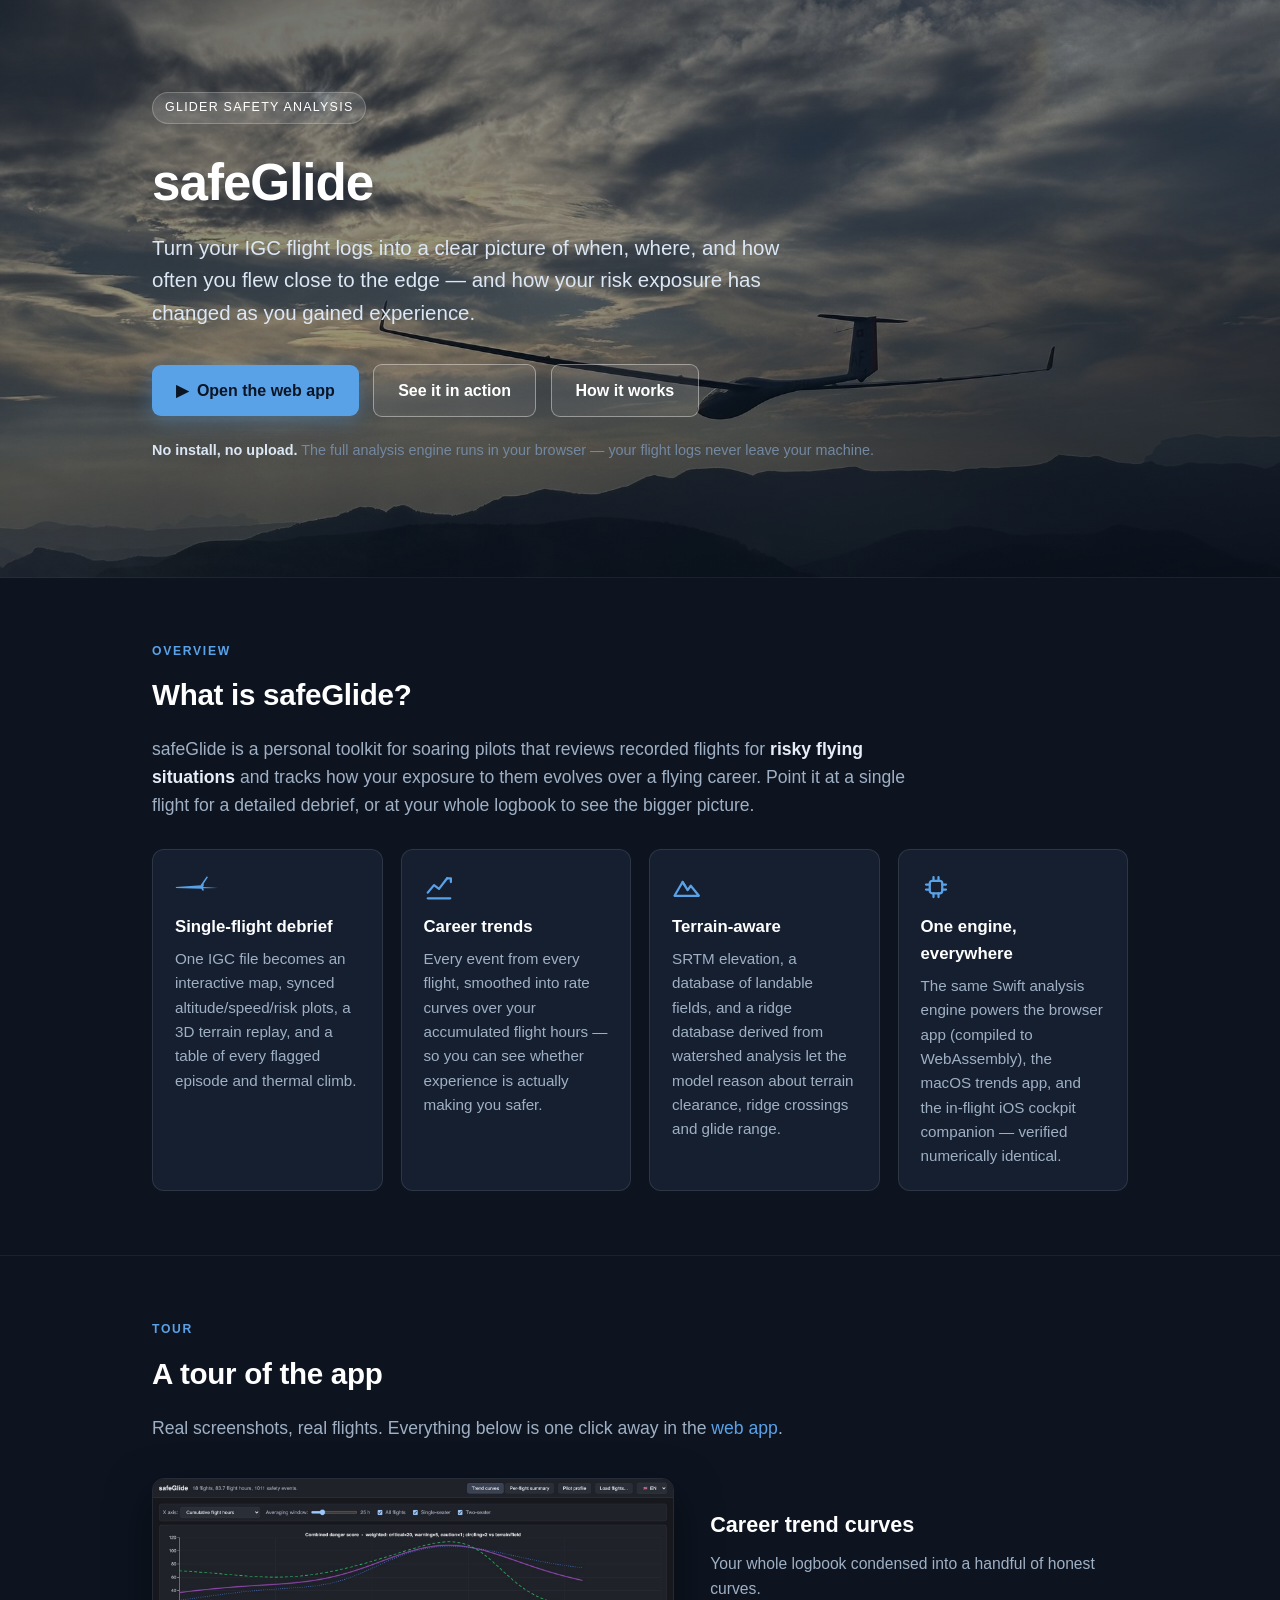
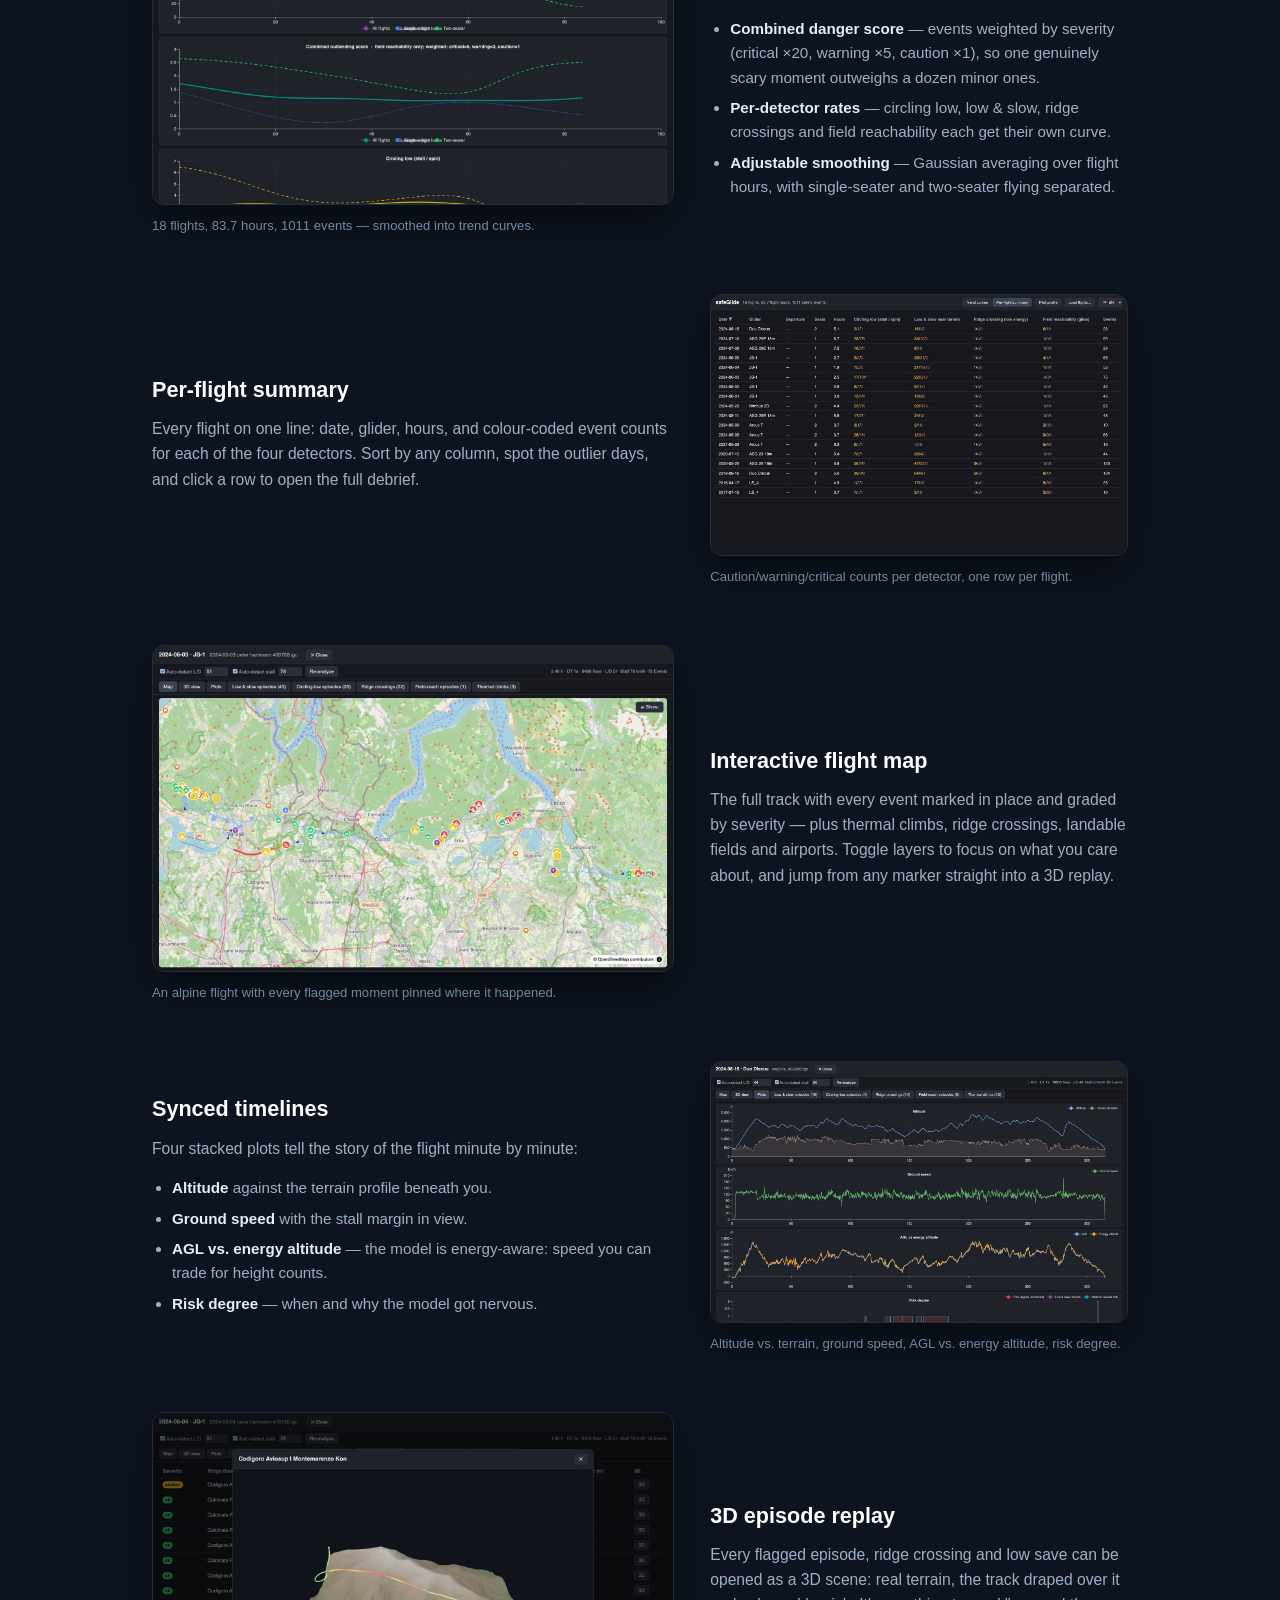
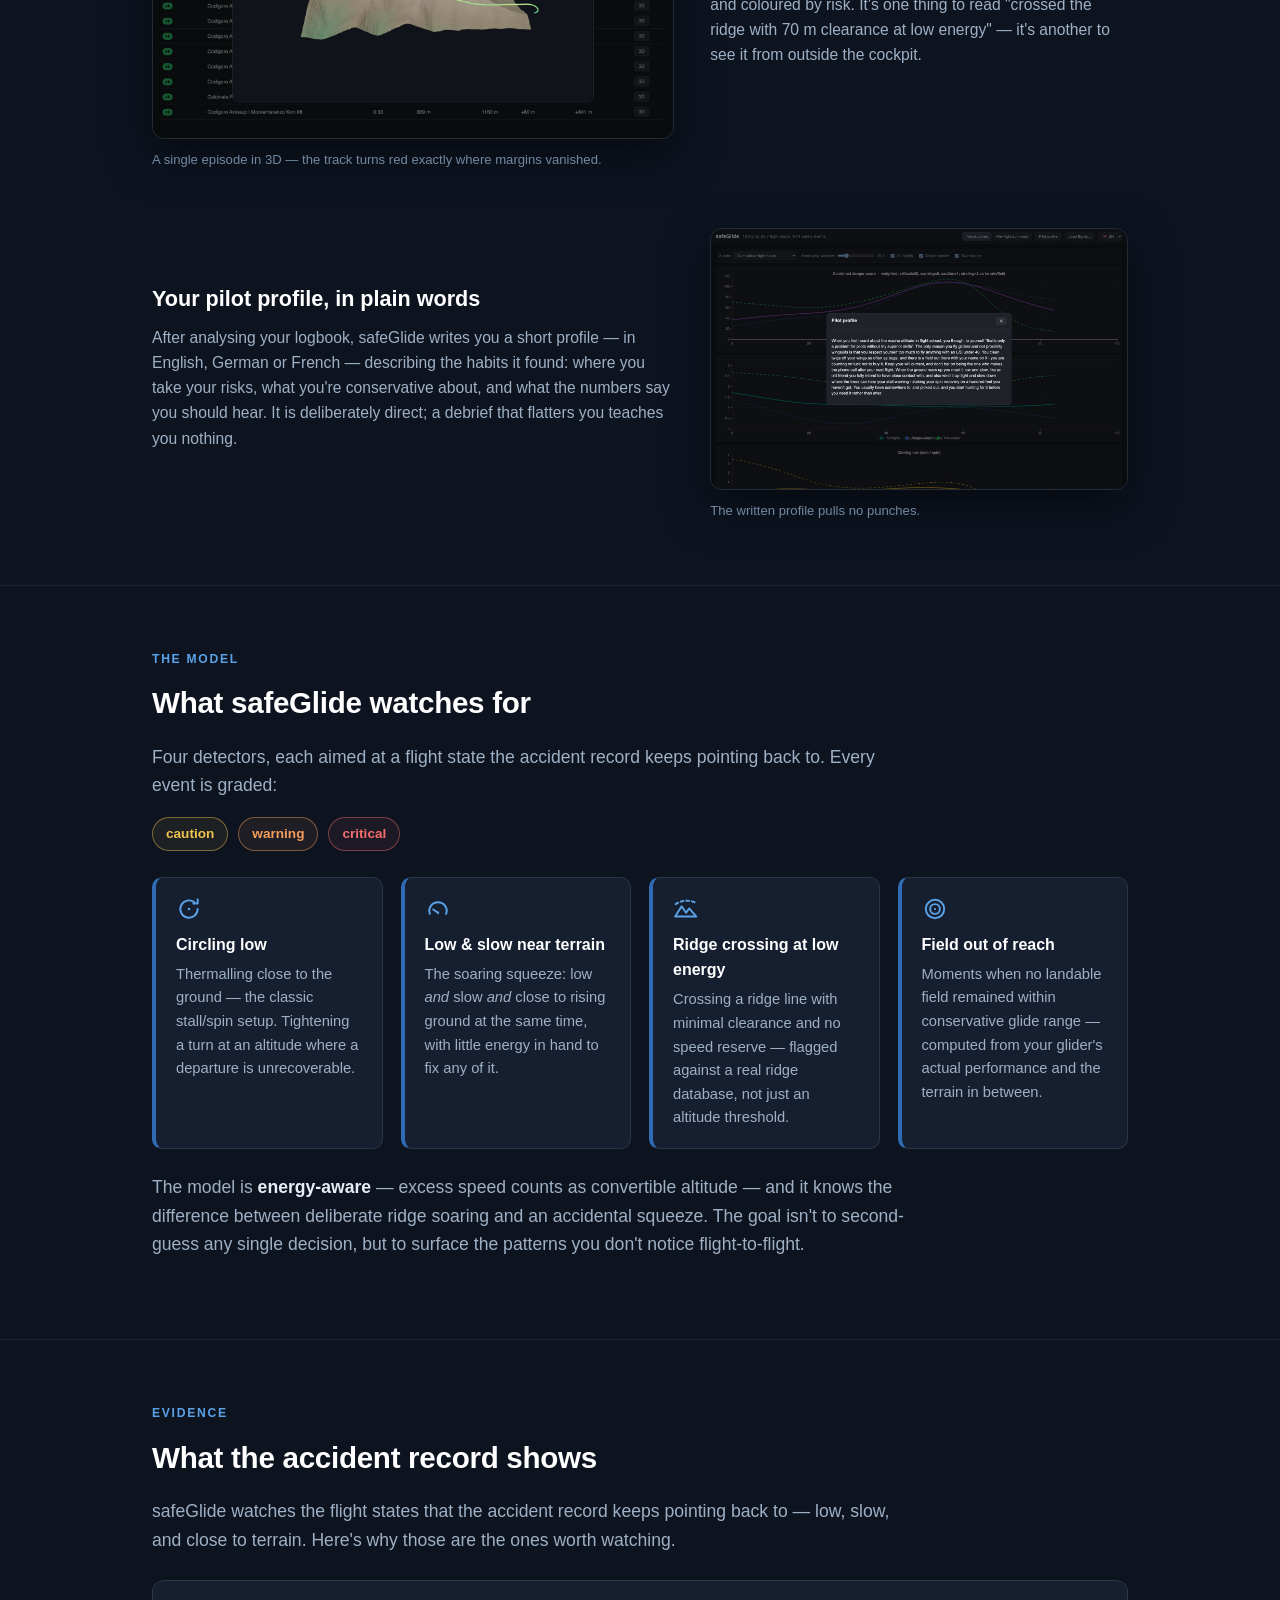
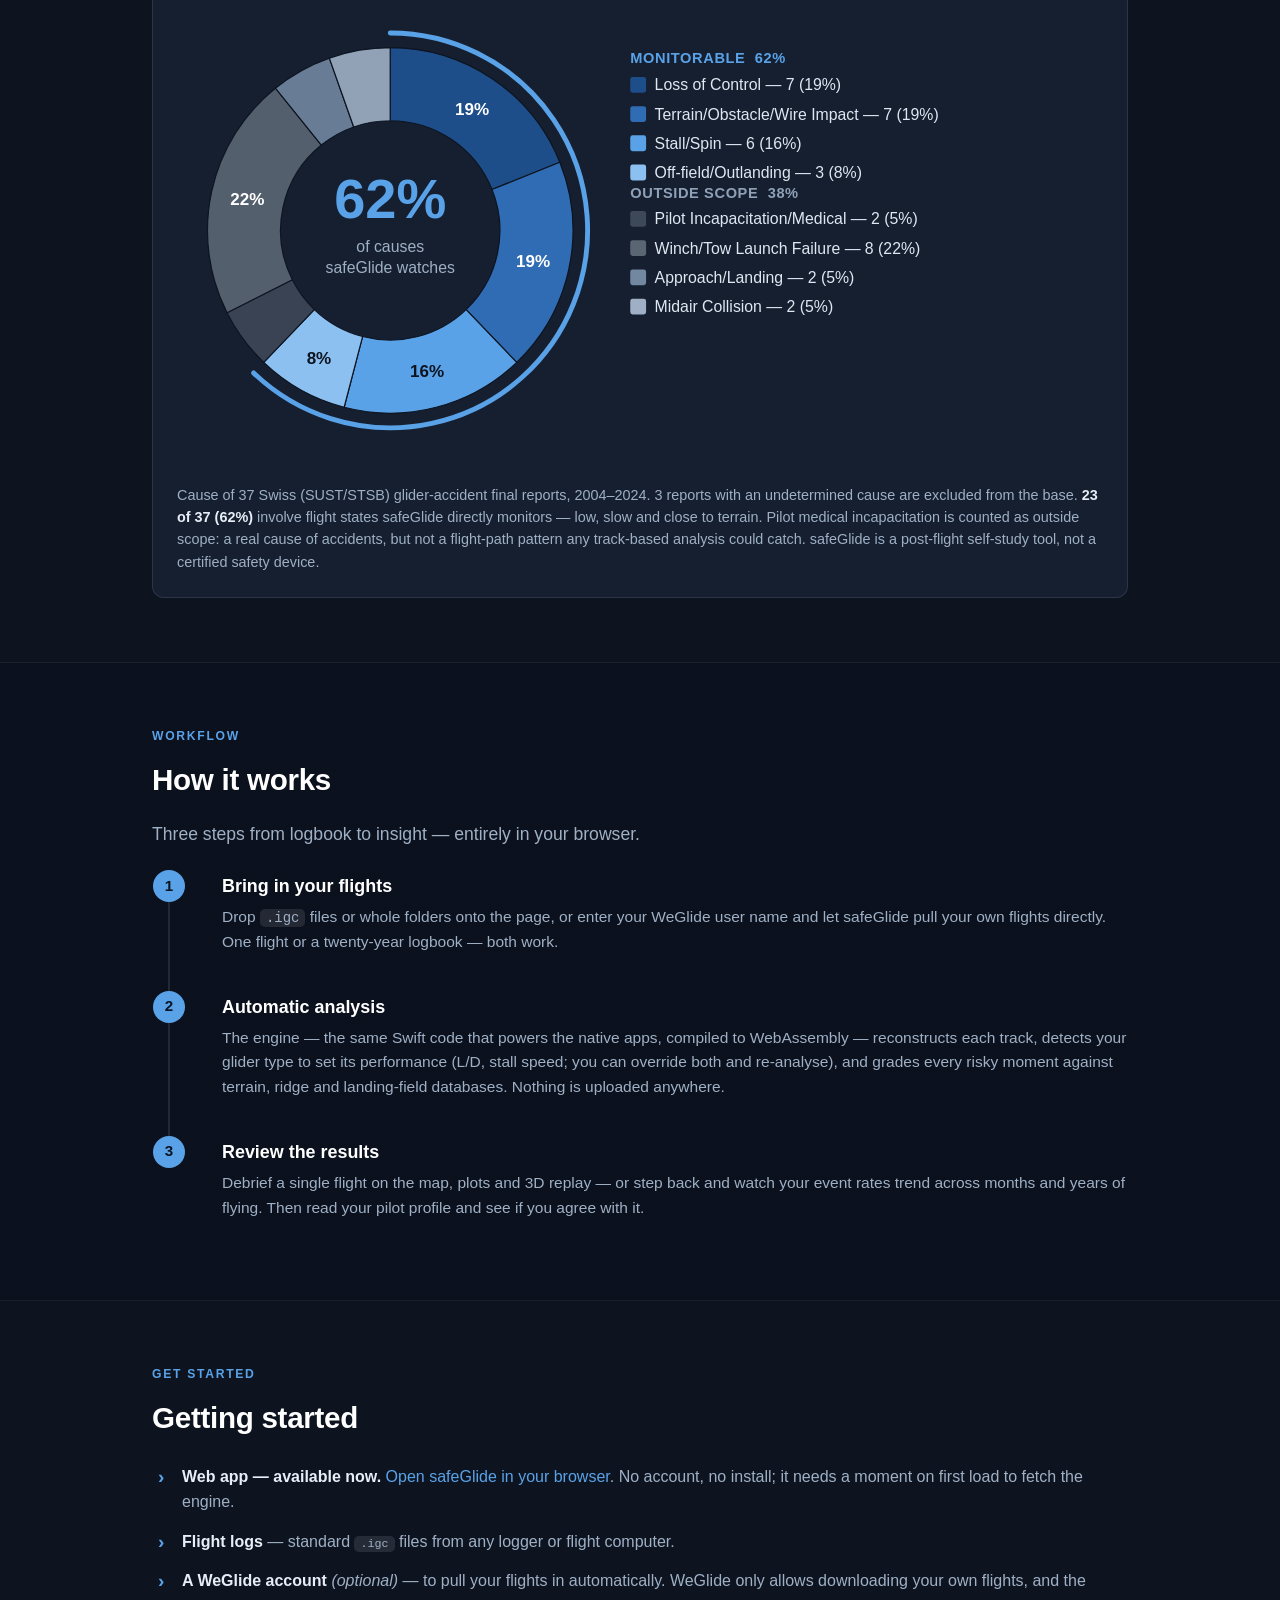
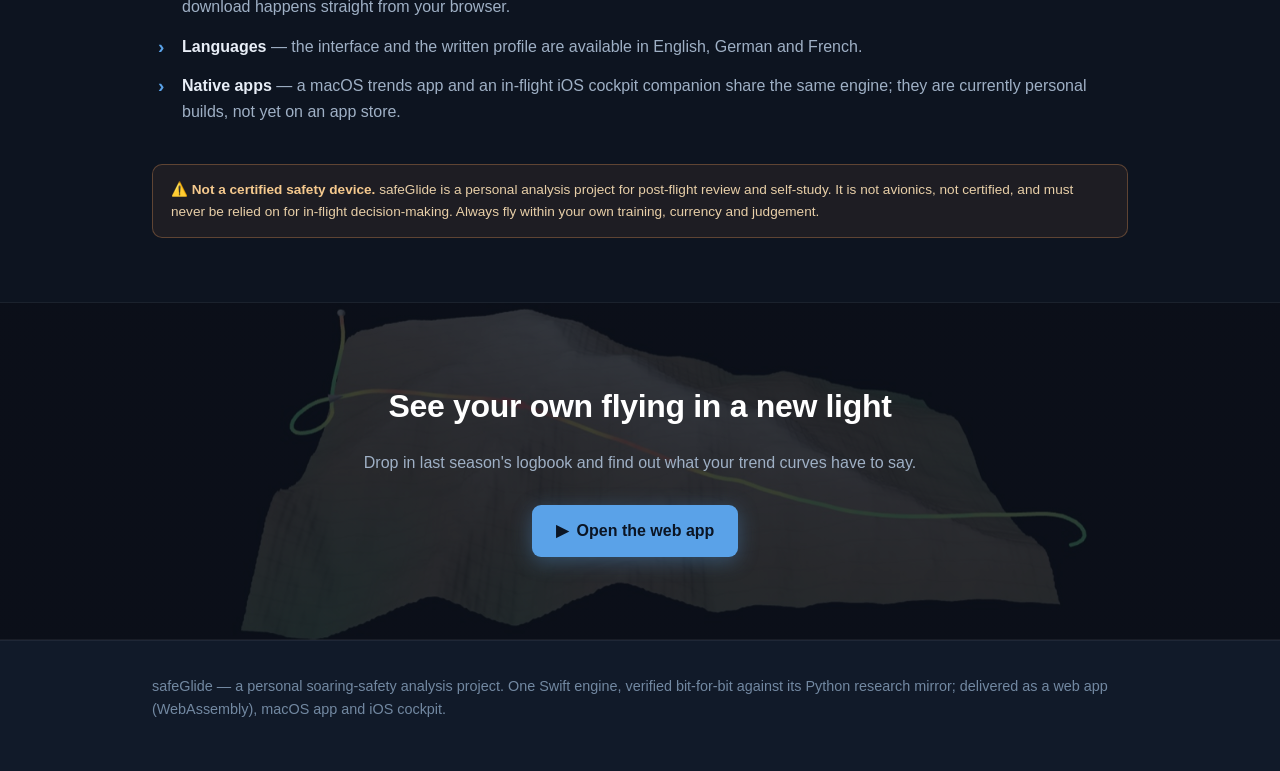
<file: index.html>
<!DOCTYPE html>
<html lang="en">
<head>
<meta charset="utf-8">
<meta name="viewport" content="width=device-width, initial-scale=1">
<title>safeGlide — glider flight-safety analysis</title>
<meta name="description" content="safeGlide analyses your IGC glider flight logs for risky flying situations — low & slow near terrain, circling low, ridge crossings at low energy, out-of-reach landing fields — and tracks how your risk exposure evolves over your flying career.">
<style>
  :root{
    --bg:#0d1420; --panel:#151f30; --panel-2:#111a29;
    --line:rgba(255,255,255,.10); --line-soft:rgba(255,255,255,.06);
    --ink:#e8eef7; --muted:#9fb0c5; --faint:#7288a1;
    --accent:#5aa2e8; --accent-dk:#2f6cb3;
    --caution:#f0c34e; --warn:#f59e5b; --crit:#f26d6d;
  }
  *{box-sizing:border-box}
  html{scroll-behavior:smooth}
  body{margin:0;font-family:-apple-system,BlinkMacSystemFont,"Segoe UI",Roboto,Helvetica,Arial,sans-serif;
    color:var(--ink);line-height:1.6;background:var(--bg);-webkit-font-smoothing:antialiased}
  a{color:var(--accent);text-decoration:none}
  a:hover{text-decoration:underline}
  .wrap{max-width:1020px;margin:0 auto;padding:0 22px}

  /* ---- shared section chrome ---- */
  section{padding:64px 0;border-bottom:1px solid var(--line-soft);scroll-margin-top:20px}
  .kick{display:block;font-size:.76rem;letter-spacing:.14em;text-transform:uppercase;
    color:var(--accent);font-weight:700;margin-bottom:10px}
  h2{font-size:1.85rem;margin:0 0 .55em;letter-spacing:-.01em;color:#fff}
  h3{font-size:1.12rem;margin:0 0 .35em;color:#fff}
  p{margin:0 0 1em}
  .lead{font-size:1.1rem;color:var(--muted);max-width:760px}
  .lead strong{color:var(--ink)}

  /* icons */
  .ic{width:30px;height:30px;color:var(--accent);display:block;margin-bottom:12px}
  .ic.wide{width:44px}

  /* buttons */
  .cta a{display:inline-block;font-weight:650;padding:13px 24px;border-radius:9px;margin:4px 10px 4px 0}
  .cta a.primary{background:var(--accent);color:#0b1524;box-shadow:0 4px 20px rgba(90,162,232,.35)}
  .cta a.ghost{background:rgba(255,255,255,.07);color:#fff;border:1.5px solid rgba(255,255,255,.4)}
  .cta a:hover{text-decoration:none;transform:translateY(-1px)}

  /* ---- hero ---- */
  header.hero{
    background:
      linear-gradient(165deg, rgba(9,14,24,.62) 0%, rgba(11,18,32,.42) 45%, rgba(9,14,24,.82) 100%),
      url('shots/hero-photo.jpg') center 38% / cover no-repeat,
      var(--bg);
    color:#fff;padding:92px 0 100px;position:relative;overflow:hidden;
    border-bottom:1px solid var(--line-soft)}
  header.hero .wrap{position:relative;z-index:1}
  .badge{display:inline-block;font-size:.78rem;letter-spacing:.1em;text-transform:uppercase;
    background:rgba(255,255,255,.12);border:1px solid rgba(255,255,255,.22);
    padding:5px 12px;border-radius:999px;margin-bottom:18px}
  h1{font-size:3.2rem;margin:0 0 .15em;font-weight:800;letter-spacing:-.02em}
  .tag{font-size:1.28rem;max-width:640px;color:#dbe7f5;margin:0 0 30px}
  .hero-note{margin-top:18px;font-size:.9rem;color:var(--faint)}
  .hero-note strong{color:#dbe7f5}

  /* ---- cards ---- */
  .grid{display:grid;grid-template-columns:repeat(auto-fit,minmax(230px,1fr));gap:18px;margin-top:30px}
  .card{background:var(--panel);border:1px solid var(--line);border-radius:12px;padding:22px}
  .card h3{font-size:1.05rem}
  .card p{font-size:.95rem;color:var(--muted);margin:0}

  /* ---- screenshot feature rows ---- */
  .feature{display:grid;grid-template-columns:1.25fr 1fr;gap:36px;align-items:center;margin:58px 0 0}
  .feature:first-of-type{margin-top:36px}
  .feature.flip .shot{order:2}
  .feature.flip .blurb{order:1}
  .shot{margin:0}
  .shot img{width:100%;height:auto;display:block;border-radius:12px;
    border:1px solid var(--line);box-shadow:0 16px 44px rgba(0,0,0,.5)}
  .shot figcaption{font-size:.82rem;color:var(--faint);margin-top:10px}
  .blurb h3{font-size:1.35rem;margin-bottom:.4em}
  .blurb p{color:var(--muted);font-size:.98rem}
  .blurb ul{padding-left:20px;color:var(--muted);font-size:.95rem;margin:0}
  .blurb li{margin-bottom:6px}
  .blurb li strong{color:var(--ink)}
  @media(max-width:760px){
    .feature,.feature.flip{grid-template-columns:1fr}
    .feature.flip .shot{order:1}
    .feature.flip .blurb{order:2}
  }

  /* severity pills */
  .pills{display:flex;flex-wrap:wrap;gap:10px;margin:18px 0 6px}
  .pill{font-size:.85rem;font-weight:600;padding:5px 13px;border-radius:999px;border:1px solid}
  .pill.c{color:var(--caution);border-color:rgba(240,195,78,.45);background:rgba(240,195,78,.08)}
  .pill.w{color:var(--warn);border-color:rgba(245,158,91,.45);background:rgba(245,158,91,.08)}
  .pill.x{color:var(--crit);border-color:rgba(242,109,109,.45);background:rgba(242,109,109,.08)}

  /* detector cards */
  .detectors{display:grid;grid-template-columns:repeat(auto-fit,minmax(230px,1fr));gap:18px;margin-top:26px}
  .det{border:1px solid var(--line);border-left:4px solid var(--accent-dk);border-radius:10px;
    padding:18px 20px;background:var(--panel)}
  .det .ic{width:26px;height:26px;margin-bottom:10px}
  .det h3{font-size:1rem}
  .det p{font-size:.92rem;color:var(--muted);margin:0}

  /* evidence figure */
  figure.evidence{margin:26px 0 0;background:var(--panel);border:1px solid var(--line);
    border-radius:12px;padding:24px}
  figure.evidence svg{width:100%;height:auto;display:block}
  figure.evidence figcaption{margin:16px 0 0;font-size:.9rem;line-height:1.55;color:var(--muted)}
  figure.evidence figcaption strong{color:var(--ink)}

  /* photo band (how it works) */
  .band{
    background:
      linear-gradient(rgba(10,16,28,.86), rgba(10,16,28,.86)),
      url('shots/map-bg.jpg') center / cover no-repeat fixed,
      var(--bg)}
  @media(max-width:900px){.band{background-attachment:scroll}}

  /* steps */
  ol.steps{counter-reset:s;list-style:none;padding:0;margin:24px 0 0}
  ol.steps li{position:relative;padding:0 0 22px 52px;border-left:2px solid var(--line);margin-left:16px}
  ol.steps li:last-child{border-left-color:transparent;padding-bottom:0}
  ol.steps li::before{counter-increment:s;content:counter(s);position:absolute;left:-17px;top:-2px;
    width:32px;height:32px;border-radius:50%;background:var(--accent);color:#0b1524;font-weight:700;
    display:flex;align-items:center;justify-content:center;font-size:.95rem}
  ol.steps h3{margin-bottom:.25em}
  ol.steps p{color:var(--muted);font-size:.97rem}
  code{background:rgba(255,255,255,.10);padding:1px 6px;border-radius:5px;font-size:.9em}

  ul.feat{list-style:none;padding:0;margin:22px 0 0}
  ul.feat li{position:relative;padding:0 0 14px 30px;color:var(--muted)}
  ul.feat li strong{color:var(--ink)}
  ul.feat li::before{content:"›";position:absolute;left:6px;top:-2px;color:var(--accent);font-weight:800;font-size:1.2rem}

  .disclaimer{font-size:.85rem;color:#e8cfa8;background:rgba(245,158,91,.07);
    border:1px solid rgba(245,158,91,.3);border-radius:10px;padding:14px 18px;margin-top:26px}
  .disclaimer strong{color:#f5c98e}

  /* closing CTA band */
  .cta-band{
    background:
      linear-gradient(rgba(9,14,24,.78), rgba(9,14,24,.78)),
      url('shots/hero-ridge.jpg') center 55% / cover no-repeat,
      var(--bg);
    text-align:center;padding:78px 0}
  .cta-band h2{font-size:2rem}
  .cta-band p{color:var(--muted);max-width:560px;margin:0 auto 26px}

  footer{padding:34px 0 50px;font-size:.9rem;background:var(--panel-2);border-top:1px solid var(--line-soft)}
  footer p{color:var(--faint);margin:0}
  @media(max-width:560px){h1{font-size:2.3rem}.tag{font-size:1.1rem}}
</style>
</head>
<body>

<!-- shared icon set (stroke icons + glider silhouette) -->
<svg width="0" height="0" style="position:absolute" aria-hidden="true">
  <defs>
    <symbol id="i-glider" viewBox="0 0 100 60">
      <path fill="currentColor" d="M2 30 L60 26 L62 24 L66 24 L64 30 L98 32 L64 33 L66 38 L62 38 L60 34 L2 32 Z"/>
      <path fill="currentColor" d="M58 26 L72 6 L75 7 L62 27 Z"/>
    </symbol>
    <symbol id="i-trend" viewBox="0 0 24 24">
      <g fill="none" stroke="currentColor" stroke-width="1.8" stroke-linecap="round" stroke-linejoin="round">
        <path d="M3 21h18"/><path d="M3 16.5l5-6 4 3 6.5-8.5"/><path d="M18.5 5h3v3"/>
      </g>
    </symbol>
    <symbol id="i-terrain" viewBox="0 0 24 24">
      <g fill="none" stroke="currentColor" stroke-width="1.8" stroke-linecap="round" stroke-linejoin="round">
        <path d="M2 19l6.5-11 4 6.5 2.5-3.5L21.5 19Z"/><path d="M8.5 8l2 3.2"/>
      </g>
    </symbol>
    <symbol id="i-engine" viewBox="0 0 24 24">
      <g fill="none" stroke="currentColor" stroke-width="1.8" stroke-linecap="round" stroke-linejoin="round">
        <rect x="7" y="7" width="10" height="10" rx="2"/>
        <path d="M10 7V4M14 7V4M10 20v-3M14 20v-3M7 10H4M7 14H4M20 10h-3M20 14h-3"/>
      </g>
    </symbol>
    <symbol id="i-circle" viewBox="0 0 24 24">
      <g fill="none" stroke="currentColor" stroke-width="1.8" stroke-linecap="round" stroke-linejoin="round">
        <path d="M20 12a8 8 0 1 1-3-6.2"/><path d="M20 3v4h-4"/><circle cx="12" cy="12" r="1.2" fill="currentColor" stroke="none"/>
      </g>
    </symbol>
    <symbol id="i-gauge" viewBox="0 0 24 24">
      <g fill="none" stroke="currentColor" stroke-width="1.8" stroke-linecap="round" stroke-linejoin="round">
        <path d="M4.5 16.5a8 8 0 1 1 15 0"/><path d="M12 15.5 7.6 12.4"/><circle cx="12" cy="15.5" r="1.1" fill="currentColor" stroke="none"/>
      </g>
    </symbol>
    <symbol id="i-ridge" viewBox="0 0 24 24">
      <g fill="none" stroke="currentColor" stroke-width="1.8" stroke-linecap="round" stroke-linejoin="round">
        <path d="M2 19l6-9.5 4 6 3-4L21.5 19Z"/><path d="M2.5 7.5C8 3.5 16 3.5 21.5 6.5" stroke-dasharray="2.6 2.6"/>
      </g>
    </symbol>
    <symbol id="i-field" viewBox="0 0 24 24">
      <g fill="none" stroke="currentColor" stroke-width="1.8" stroke-linecap="round" stroke-linejoin="round">
        <circle cx="12" cy="12" r="8.5"/><circle cx="12" cy="12" r="4.5"/><circle cx="12" cy="12" r="1" fill="currentColor" stroke="none"/>
      </g>
    </symbol>
  </defs>
</svg>

<header class="hero">
  <div class="wrap">
    <span class="badge">Glider Safety Analysis</span>
    <h1>safeGlide</h1>
    <p class="tag">Turn your IGC flight logs into a clear picture of when, where, and how often you flew close to the edge — and how your risk exposure has changed as you gained experience.</p>
    <div class="cta">
      <a class="primary" href="https://spinlesssoaron.github.io/safeglide-site/app/">▶&nbsp; Open the web app</a>
      <a class="ghost" href="#tour">See it in action</a>
      <a class="ghost" href="#manual">How it works</a>
    </div>
    <p class="hero-note"><strong>No install, no upload.</strong> The full analysis engine runs in your browser — your flight logs never leave your machine.</p>
  </div>
</header>

<section id="what">
  <div class="wrap">
    <span class="kick">Overview</span>
    <h2>What is safeGlide?</h2>
    <p class="lead">safeGlide is a personal toolkit for soaring pilots that reviews recorded flights for <strong>risky flying situations</strong> and tracks how your exposure to them evolves over a flying career. Point it at a single flight for a detailed debrief, or at your whole logbook to see the bigger picture.</p>

    <div class="grid">
      <div class="card">
        <svg class="ic wide" viewBox="0 0 100 60" aria-hidden="true"><use href="#i-glider"/></svg>
        <h3>Single-flight debrief</h3>
        <p>One IGC file becomes an interactive map, synced altitude/speed/risk plots, a 3D terrain replay, and a table of every flagged episode and thermal climb.</p>
      </div>
      <div class="card">
        <svg class="ic" viewBox="0 0 24 24" aria-hidden="true"><use href="#i-trend"/></svg>
        <h3>Career trends</h3>
        <p>Every event from every flight, smoothed into rate curves over your accumulated flight hours — so you can see whether experience is actually making you safer.</p>
      </div>
      <div class="card">
        <svg class="ic" viewBox="0 0 24 24" aria-hidden="true"><use href="#i-terrain"/></svg>
        <h3>Terrain-aware</h3>
        <p>SRTM elevation, a database of landable fields, and a ridge database derived from watershed analysis let the model reason about terrain clearance, ridge crossings and glide range.</p>
      </div>
      <div class="card">
        <svg class="ic" viewBox="0 0 24 24" aria-hidden="true"><use href="#i-engine"/></svg>
        <h3>One engine, everywhere</h3>
        <p>The same Swift analysis engine powers the browser app (compiled to WebAssembly), the macOS trends app, and the in-flight iOS cockpit companion — verified numerically identical.</p>
      </div>
    </div>
  </div>
</section>

<section id="tour">
  <div class="wrap">
    <span class="kick">Tour</span>
    <h2>A tour of the app</h2>
    <p class="lead">Real screenshots, real flights. Everything below is one click away in the <a href="https://spinlesssoaron.github.io/safeglide-site/app/">web app</a>.</p>

    <div class="feature">
      <figure class="shot">
        <img src="shots/trends.jpg" alt="Career trend curves: combined danger score and outlanding score over cumulative flight hours" loading="lazy">
        <figcaption>18 flights, 83.7 hours, 1011 events — smoothed into trend curves.</figcaption>
      </figure>
      <div class="blurb">
        <h3>Career trend curves</h3>
        <p>Your whole logbook condensed into a handful of honest curves.</p>
        <ul>
          <li><strong>Combined danger score</strong> — events weighted by severity (critical ×20, warning ×5, caution ×1), so one genuinely scary moment outweighs a dozen minor ones.</li>
          <li><strong>Per-detector rates</strong> — circling low, low &amp; slow, ridge crossings and field reachability each get their own curve.</li>
          <li><strong>Adjustable smoothing</strong> — Gaussian averaging over flight hours, with single-seater and two-seater flying separated.</li>
        </ul>
      </div>
    </div>

    <div class="feature flip">
      <figure class="shot">
        <img src="shots/table.jpg" alt="Per-flight summary table with caution/warning/critical event counts per detector" loading="lazy">
        <figcaption>Caution/warning/critical counts per detector, one row per flight.</figcaption>
      </figure>
      <div class="blurb">
        <h3>Per-flight summary</h3>
        <p>Every flight on one line: date, glider, hours, and colour-coded event counts for each of the four detectors. Sort by any column, spot the outlier days, and click a row to open the full debrief.</p>
      </div>
    </div>

    <div class="feature">
      <figure class="shot">
        <img src="shots/map.jpg" alt="Flight map with graded event markers along an alpine flight near Varese, Como and Lecco" loading="lazy">
        <figcaption>An alpine flight with every flagged moment pinned where it happened.</figcaption>
      </figure>
      <div class="blurb">
        <h3>Interactive flight map</h3>
        <p>The full track with every event marked in place and graded by severity — plus thermal climbs, ridge crossings, landable fields and airports. Toggle layers to focus on what you care about, and jump from any marker straight into a 3D replay.</p>
      </div>
    </div>

    <div class="feature flip">
      <figure class="shot">
        <img src="shots/plots.jpg" alt="Synced plots: altitude vs terrain, ground speed, AGL vs energy altitude, risk degree" loading="lazy">
        <figcaption>Altitude vs. terrain, ground speed, AGL vs. energy altitude, risk degree.</figcaption>
      </figure>
      <div class="blurb">
        <h3>Synced timelines</h3>
        <p>Four stacked plots tell the story of the flight minute by minute:</p>
        <ul>
          <li><strong>Altitude</strong> against the terrain profile beneath you.</li>
          <li><strong>Ground speed</strong> with the stall margin in view.</li>
          <li><strong>AGL vs. energy altitude</strong> — the model is energy-aware: speed you can trade for height counts.</li>
          <li><strong>Risk degree</strong> — when and why the model got nervous.</li>
        </ul>
      </div>
    </div>

    <div class="feature">
      <figure class="shot">
        <img src="shots/ridge-sheet.jpg" alt="3D episode replay of a low-energy ridge crossing, track coloured by risk" loading="lazy">
        <figcaption>A single episode in 3D — the track turns red exactly where margins vanished.</figcaption>
      </figure>
      <div class="blurb">
        <h3>3D episode replay</h3>
        <p>Every flagged episode, ridge crossing and low save can be opened as a 3D scene: real terrain, the track draped over it and coloured by risk. It's one thing to read "crossed the ridge with 70&nbsp;m clearance at low energy" — it's another to see it from outside the cockpit.</p>
      </div>
    </div>

    <div class="feature flip">
      <figure class="shot">
        <img src="shots/profile.jpg" alt="Pilot profile: a written, plain-language summary of your flying patterns" loading="lazy">
        <figcaption>The written profile pulls no punches.</figcaption>
      </figure>
      <div class="blurb">
        <h3>Your pilot profile, in plain words</h3>
        <p>After analysing your logbook, safeGlide writes you a short profile — in English, German or French — describing the habits it found: where you take your risks, what you're conservative about, and what the numbers say you should hear. It is deliberately direct; a debrief that flatters you teaches you nothing.</p>
      </div>
    </div>
  </div>
</section>

<section id="flags">
  <div class="wrap">
    <span class="kick">The model</span>
    <h2>What safeGlide watches for</h2>
    <p class="lead">Four detectors, each aimed at a flight state the accident record keeps pointing back to. Every event is graded:</p>
    <div class="pills">
      <span class="pill c">caution</span>
      <span class="pill w">warning</span>
      <span class="pill x">critical</span>
    </div>
    <div class="detectors">
      <div class="det">
        <svg class="ic" viewBox="0 0 24 24" aria-hidden="true"><use href="#i-circle"/></svg>
        <h3>Circling low</h3>
        <p>Thermalling close to the ground — the classic stall/spin setup. Tightening a turn at an altitude where a departure is unrecoverable.</p>
      </div>
      <div class="det">
        <svg class="ic" viewBox="0 0 24 24" aria-hidden="true"><use href="#i-gauge"/></svg>
        <h3>Low &amp; slow near terrain</h3>
        <p>The soaring squeeze: low <em>and</em> slow <em>and</em> close to rising ground at the same time, with little energy in hand to fix any of it.</p>
      </div>
      <div class="det">
        <svg class="ic" viewBox="0 0 24 24" aria-hidden="true"><use href="#i-ridge"/></svg>
        <h3>Ridge crossing at low energy</h3>
        <p>Crossing a ridge line with minimal clearance and no speed reserve — flagged against a real ridge database, not just an altitude threshold.</p>
      </div>
      <div class="det">
        <svg class="ic" viewBox="0 0 24 24" aria-hidden="true"><use href="#i-field"/></svg>
        <h3>Field out of reach</h3>
        <p>Moments when no landable field remained within conservative glide range — computed from your glider's actual performance and the terrain in between.</p>
      </div>
    </div>
    <p style="margin-top:1.4em" class="lead">The model is <strong>energy-aware</strong> — excess speed counts as convertible altitude — and it knows the difference between deliberate ridge soaring and an accidental squeeze. The goal isn't to second-guess any single decision, but to surface the patterns you don't notice flight-to-flight.</p>
  </div>
</section>

<section id="evidence">
  <div class="wrap">
    <span class="kick">Evidence</span>
    <h2>What the accident record shows</h2>
    <p class="lead">safeGlide watches the flight states that the accident record keeps pointing back to — low, slow, and close to terrain. Here's why those are the ones worth watching.</p>
    <figure class="evidence">
      <svg viewBox="0 0 760 380" xmlns="http://www.w3.org/2000/svg" font-family="-apple-system,Segoe UI,Roboto,Helvetica,Arial,sans-serif" role="img" aria-label="Pie chart of glider accident causes with safeGlide-monitorable causes highlighted; pilot medical incapacitation is excluded as outside scope">
<path d="M175.00,35.00 A150,150 0 0 1 314.18,129.07 L258.51,151.44 A90,90 0 0 0 175.00,95.00 Z" fill="#1d4e89" stroke="#0d1420" stroke-width="1"><title>Loss of Control: 7 (19%)</title></path><path d="M314.18,129.07 A150,150 0 0 1 278.79,293.29 L237.27,249.98 A90,90 0 0 0 258.51,151.44 Z" fill="#2f6cb3" stroke="#0d1420" stroke-width="1"><title>Terrain/Obstacle/Wire Impact: 7 (19%)</title></path><path d="M278.79,293.29 A150,150 0 0 1 137.20,330.16 L152.32,272.10 A90,90 0 0 0 237.27,249.98 Z" fill="#5aa2e8" stroke="#0d1420" stroke-width="1"><title>Stall/Spin: 6 (16%)</title></path><path d="M137.20,330.16 A150,150 0 0 1 71.21,293.29 L112.73,249.98 A90,90 0 0 0 152.32,272.10 Z" fill="#8cc0f0" stroke="#0d1420" stroke-width="1"><title>Off-field/Outlanding: 3 (8%)</title></path><path d="M71.21,293.29 A150,150 0 0 1 41.06,252.53 L94.64,225.52 A90,90 0 0 0 112.73,249.98 Z" fill="#3d4859" stroke="#0d1420" stroke-width="1" opacity="0.9"><title>Pilot Incapacitation/Medical: 2 (5%) — outside scope</title></path><path d="M41.06,252.53 A150,150 0 0 1 80.77,68.29 L118.46,114.98 A90,90 0 0 0 94.64,225.52 Z" fill="#5b6675" stroke="#0d1420" stroke-width="1" opacity="0.9"><title>Winch/Tow Launch Failure: 8 (22%)</title></path><path d="M80.77,68.29 A150,150 0 0 1 125.03,43.57 L145.02,100.14 A90,90 0 0 0 118.46,114.98 Z" fill="#7288a1" stroke="#0d1420" stroke-width="1" opacity="0.9"><title>Approach/Landing: 2 (5%)</title></path><path d="M125.03,43.57 A150,150 0 0 1 175.00,35.00 L175.00,95.00 A90,90 0 0 0 145.02,100.14 Z" fill="#9fb0c5" stroke="#0d1420" stroke-width="1" opacity="0.9"><title>Midair Collision: 2 (5%)</title></path>
<path d="M175.00,23.00 A162,162 0 1 1 62.91,301.96" fill="none" stroke="#5aa2e8" stroke-width="4" stroke-linecap="round"/>
<text x="242.2" y="85.6" text-anchor="middle" dominant-baseline="central" font-size="14" font-weight="600" fill="#ffffff">19%</text><text x="292.3" y="210.3" text-anchor="middle" dominant-baseline="central" font-size="14" font-weight="600" fill="#ffffff">19%</text><text x="205.2" y="301.1" text-anchor="middle" dominant-baseline="central" font-size="14" font-weight="600" fill="#0d1420">16%</text><text x="116.5" y="289.8" text-anchor="middle" dominant-baseline="central" font-size="14" font-weight="600" fill="#0d1420">8%</text><text x="57.7" y="159.7" text-anchor="middle" dominant-baseline="central" font-size="14" font-weight="600" fill="#ffffff">22%</text>
<text x="175" y="175" text-anchor="middle" font-size="46" font-weight="800" fill="#5aa2e8">62%</text><text x="175" y="203" text-anchor="middle" font-size="13" fill="#9fb0c5">of causes</text><text x="175" y="220" text-anchor="middle" font-size="13" fill="#9fb0c5">safeGlide watches</text>
<text x="372" y="48" font-size="12" font-weight="700" fill="#5aa2e8" letter-spacing="0.5">MONITORABLE &#160;62%</text><rect x="372" y="59" width="13" height="13" rx="2" fill="#1d4e89"/><text x="392" y="70" font-size="13" font-weight="400" fill="#dfe7f1">Loss of Control — 7 (19%)</text><rect x="372" y="83" width="13" height="13" rx="2" fill="#2f6cb3"/><text x="392" y="94" font-size="13" font-weight="400" fill="#dfe7f1">Terrain/Obstacle/Wire Impact — 7 (19%)</text><rect x="372" y="107" width="13" height="13" rx="2" fill="#5aa2e8"/><text x="392" y="118" font-size="13" font-weight="400" fill="#dfe7f1">Stall/Spin — 6 (16%)</text><rect x="372" y="131" width="13" height="13" rx="2" fill="#8cc0f0"/><text x="392" y="142" font-size="13" font-weight="400" fill="#dfe7f1">Off-field/Outlanding — 3 (8%)</text><text x="372" y="158" font-size="12" font-weight="700" fill="#8fa1b8" letter-spacing="0.5">OUTSIDE SCOPE &#160;38%</text><rect x="372" y="169" width="13" height="13" rx="2" fill="#3d4859"/><text x="392" y="180" font-size="13" font-weight="400" fill="#dfe7f1">Pilot Incapacitation/Medical — 2 (5%)</text><rect x="372" y="193" width="13" height="13" rx="2" fill="#5b6675"/><text x="392" y="204" font-size="13" font-weight="400" fill="#dfe7f1">Winch/Tow Launch Failure — 8 (22%)</text><rect x="372" y="217" width="13" height="13" rx="2" fill="#7288a1"/><text x="392" y="228" font-size="13" font-weight="400" fill="#dfe7f1">Approach/Landing — 2 (5%)</text><rect x="372" y="241" width="13" height="13" rx="2" fill="#9fb0c5"/><text x="392" y="252" font-size="13" font-weight="400" fill="#dfe7f1">Midair Collision — 2 (5%)</text>
      </svg>
      <figcaption>Cause of 37 Swiss (SUST/STSB) glider-accident final reports, 2004–2024. 3 reports with an undetermined cause are excluded from the base. <strong>23 of 37 (62%)</strong> involve flight states safeGlide directly monitors — low, slow and close to terrain. Pilot medical incapacitation is counted as outside scope: a real cause of accidents, but not a flight-path pattern any track-based analysis could catch. safeGlide is a post-flight self-study tool, not a certified safety device.</figcaption>
    </figure>
  </div>
</section>

<section id="manual" class="band">
  <div class="wrap">
    <span class="kick">Workflow</span>
    <h2>How it works</h2>
    <p class="lead">Three steps from logbook to insight — entirely in your browser.</p>
    <ol class="steps">
      <li>
        <h3>Bring in your flights</h3>
        <p>Drop <code>.igc</code> files or whole folders onto the page, or enter your WeGlide user name and let safeGlide pull your own flights directly. One flight or a twenty-year logbook — both work.</p>
      </li>
      <li>
        <h3>Automatic analysis</h3>
        <p>The engine — the same Swift code that powers the native apps, compiled to WebAssembly — reconstructs each track, detects your glider type to set its performance (L/D, stall speed; you can override both and re-analyse), and grades every risky moment against terrain, ridge and landing-field databases. Nothing is uploaded anywhere.</p>
      </li>
      <li>
        <h3>Review the results</h3>
        <p>Debrief a single flight on the map, plots and 3D replay — or step back and watch your event rates trend across months and years of flying. Then read your pilot profile and see if you agree with it.</p>
      </li>
    </ol>
  </div>
</section>

<section id="start">
  <div class="wrap">
    <span class="kick">Get started</span>
    <h2>Getting started</h2>
    <ul class="feat">
      <li><strong>Web app — available now.</strong> <a href="https://spinlesssoaron.github.io/safeglide-site/app/">Open safeGlide in your browser</a>. No account, no install; it needs a moment on first load to fetch the engine.</li>
      <li><strong>Flight logs</strong> — standard <code>.igc</code> files from any logger or flight computer.</li>
      <li><strong>A WeGlide account</strong> <em>(optional)</em> — to pull your flights in automatically. WeGlide only allows downloading your own flights, and the download happens straight from your browser.</li>
      <li><strong>Languages</strong> — the interface and the written profile are available in English, German and French.</li>
      <li><strong>Native apps</strong> — a macOS trends app and an in-flight iOS cockpit companion share the same engine; they are currently personal builds, not yet on an app store.</li>
    </ul>
    <div class="disclaimer">⚠️ <strong>Not a certified safety device.</strong> safeGlide is a personal analysis project for post-flight review and self-study. It is not avionics, not certified, and must never be relied on for in-flight decision-making. Always fly within your own training, currency and judgement.</div>
  </div>
</section>

<section class="cta-band">
  <div class="wrap">
    <h2>See your own flying in a new light</h2>
    <p>Drop in last season's logbook and find out what your trend curves have to say.</p>
    <div class="cta">
      <a class="primary" href="https://spinlesssoaron.github.io/safeglide-site/app/">▶&nbsp; Open the web app</a>
    </div>
  </div>
</section>

<footer>
  <div class="wrap">
    <p>safeGlide — a personal soaring-safety analysis project. One Swift engine, verified bit-for-bit against its Python research mirror; delivered as a web app (WebAssembly), macOS app and iOS cockpit.</p>
  </div>
</footer>

</body>
</html>
</file>
